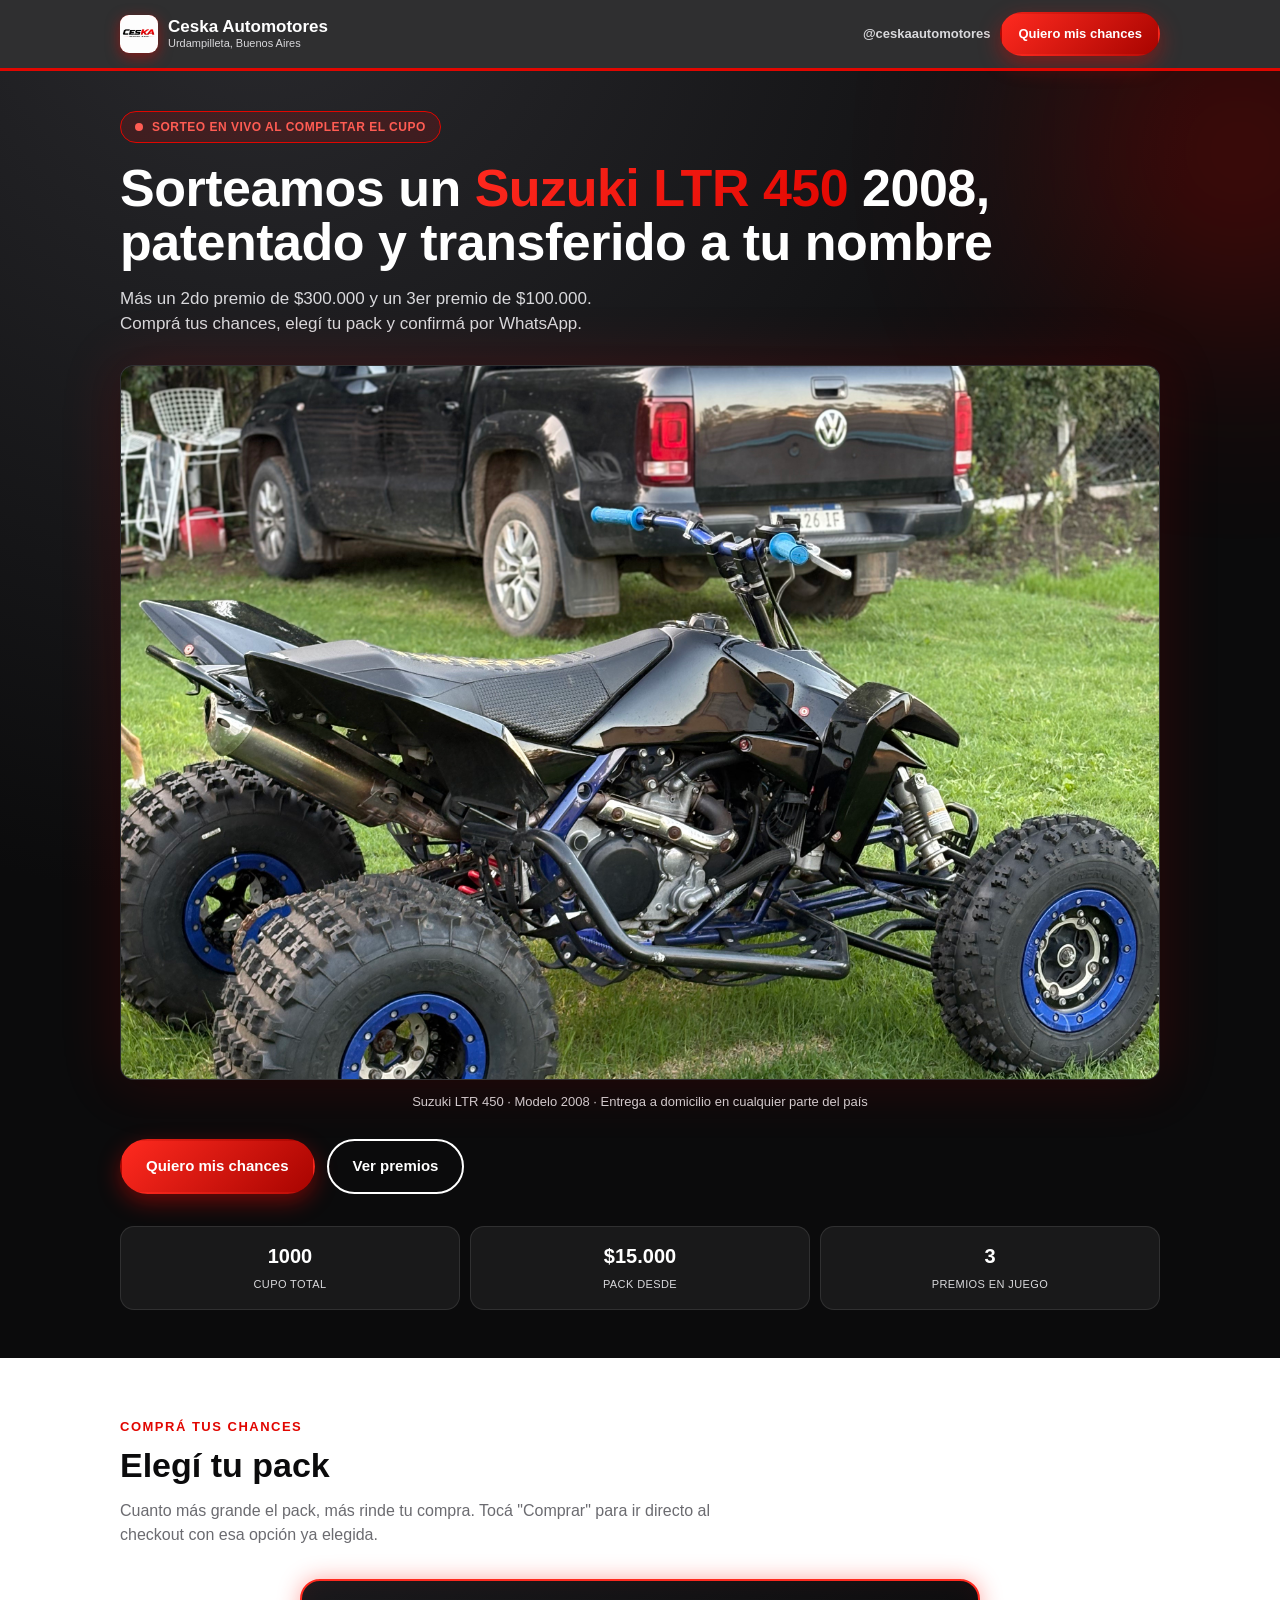
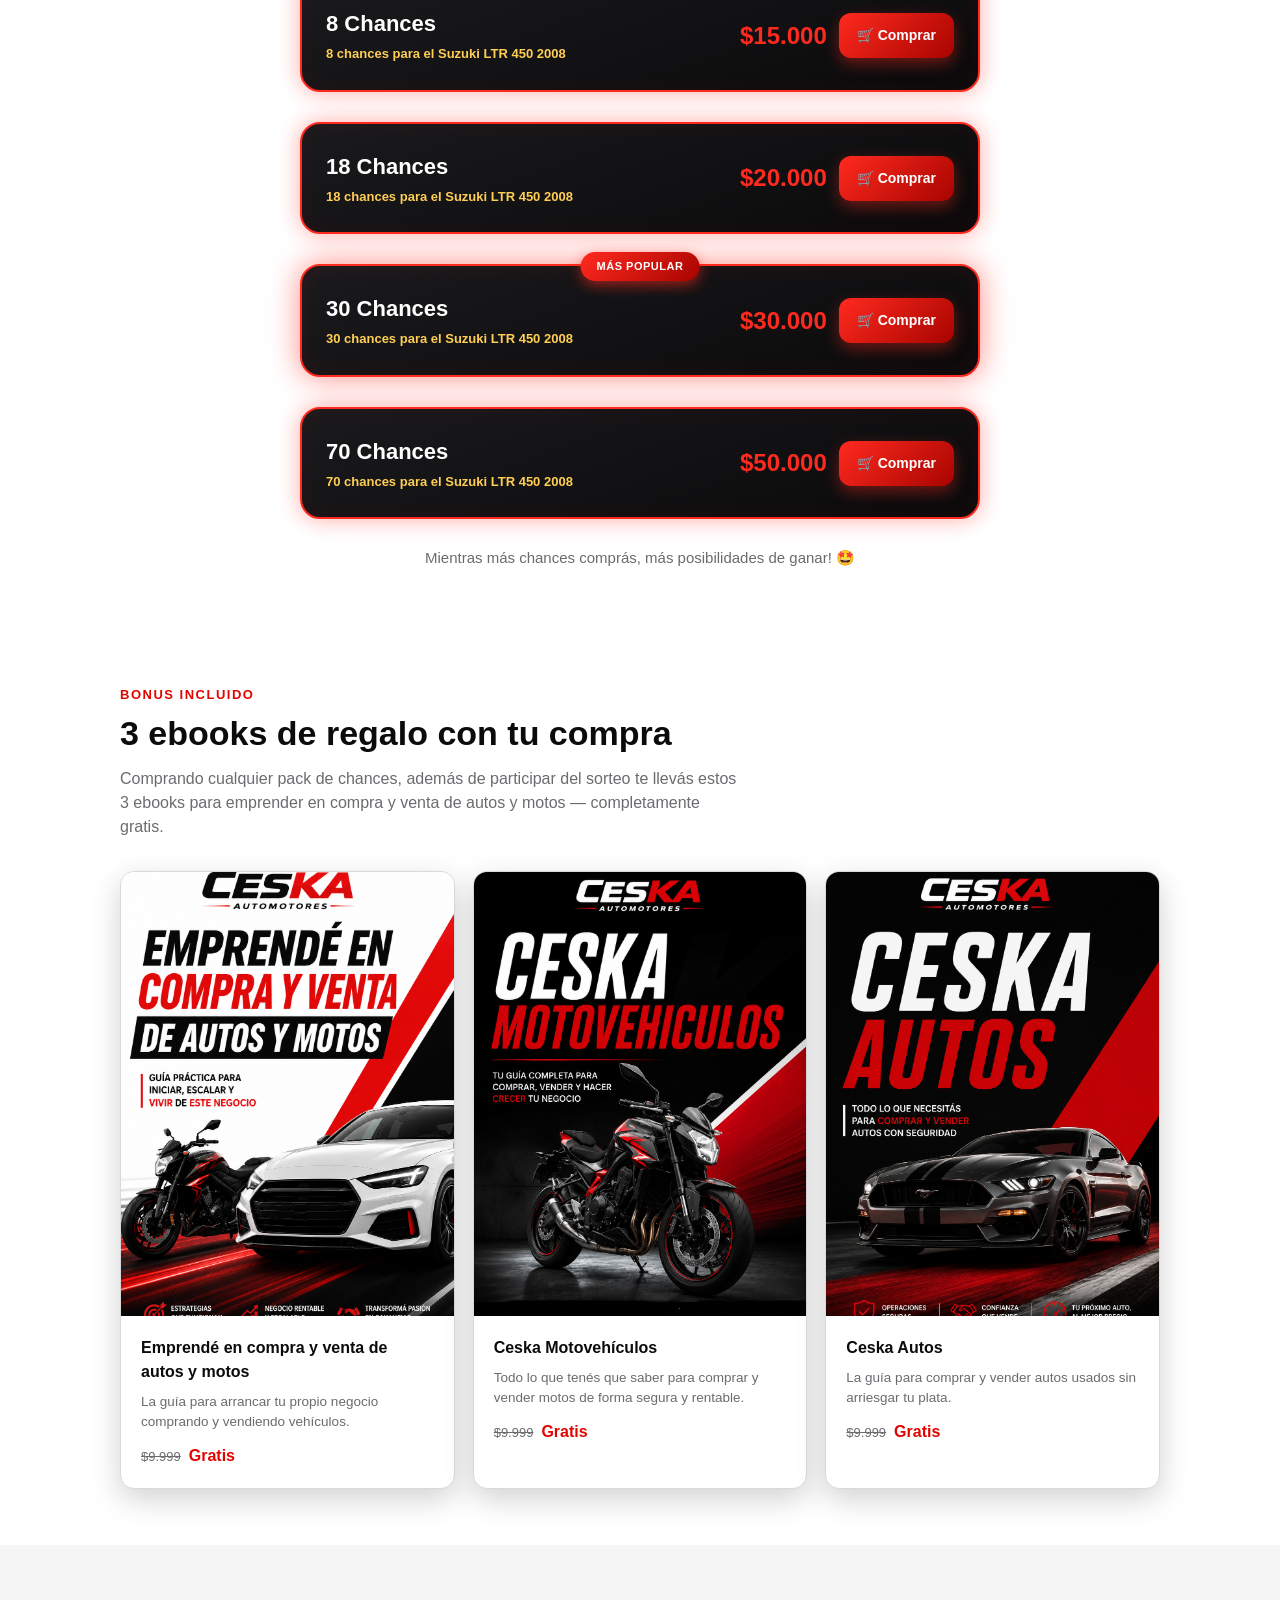
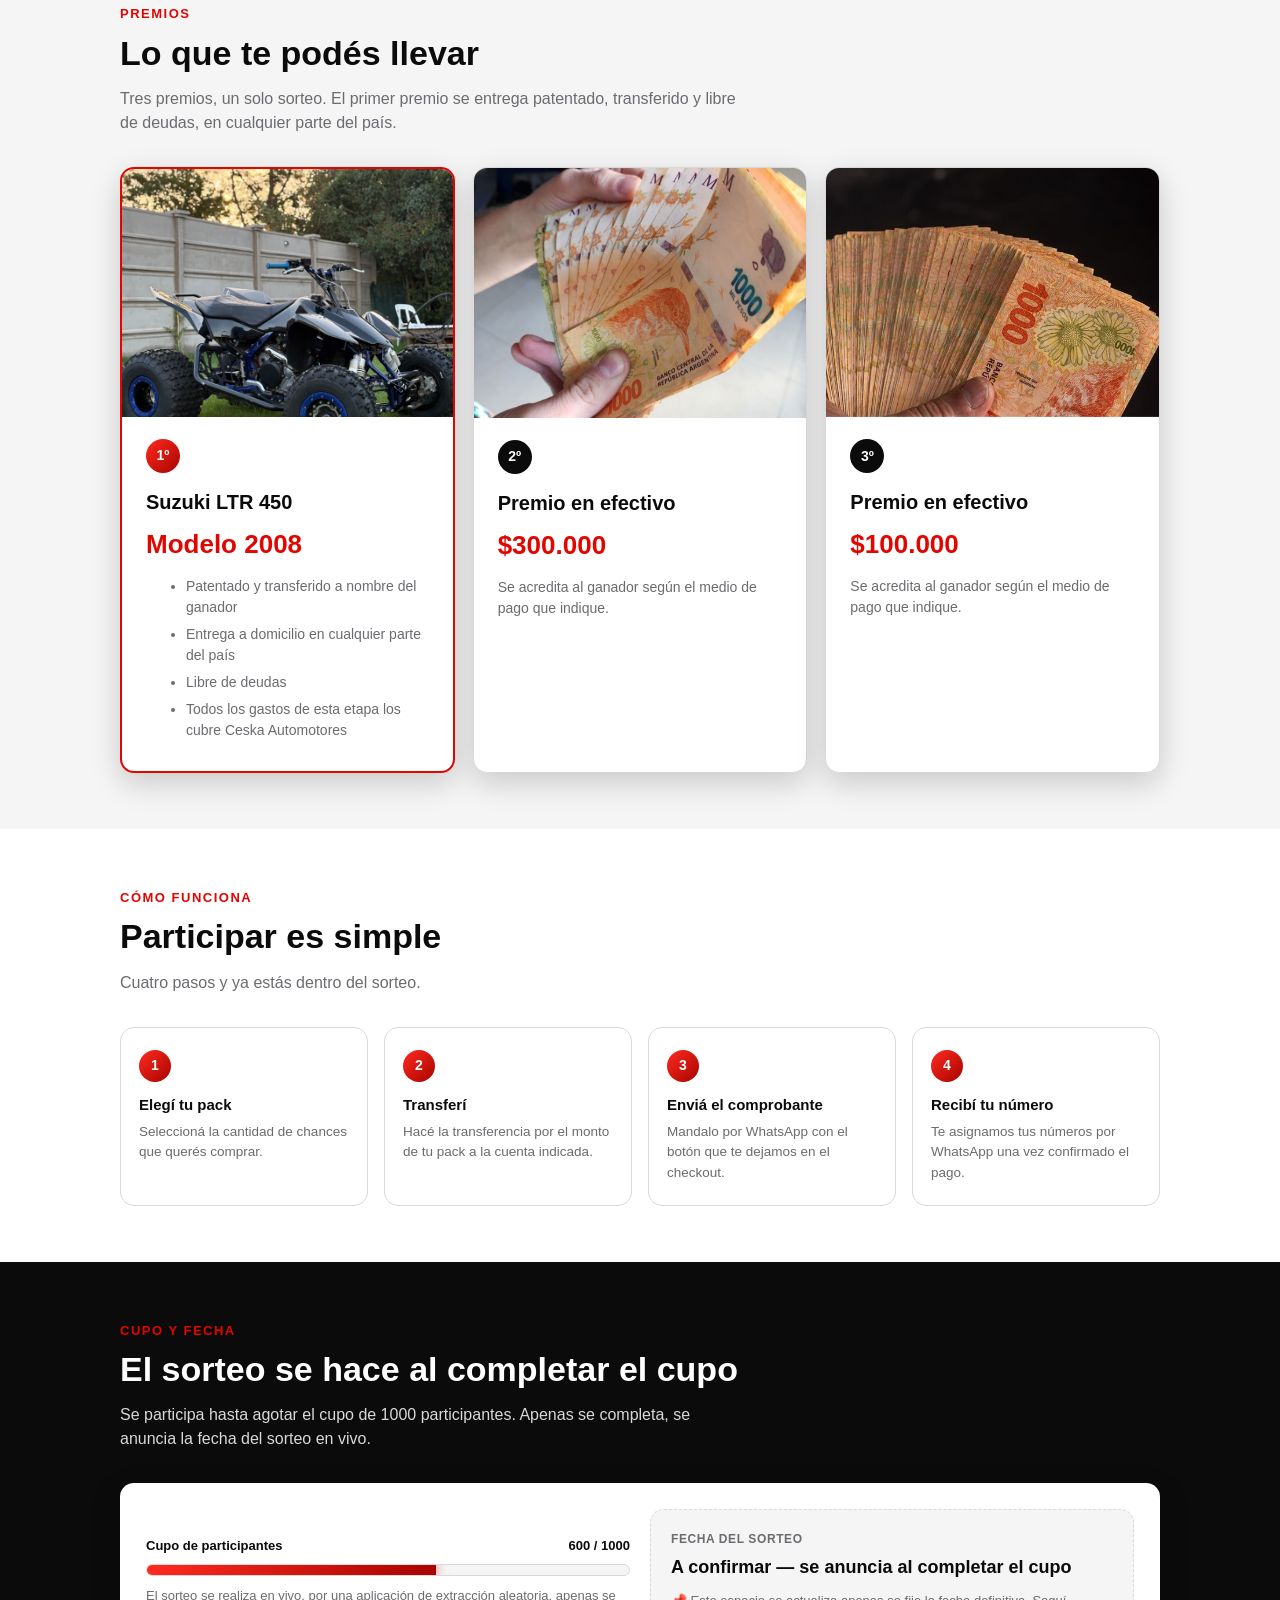
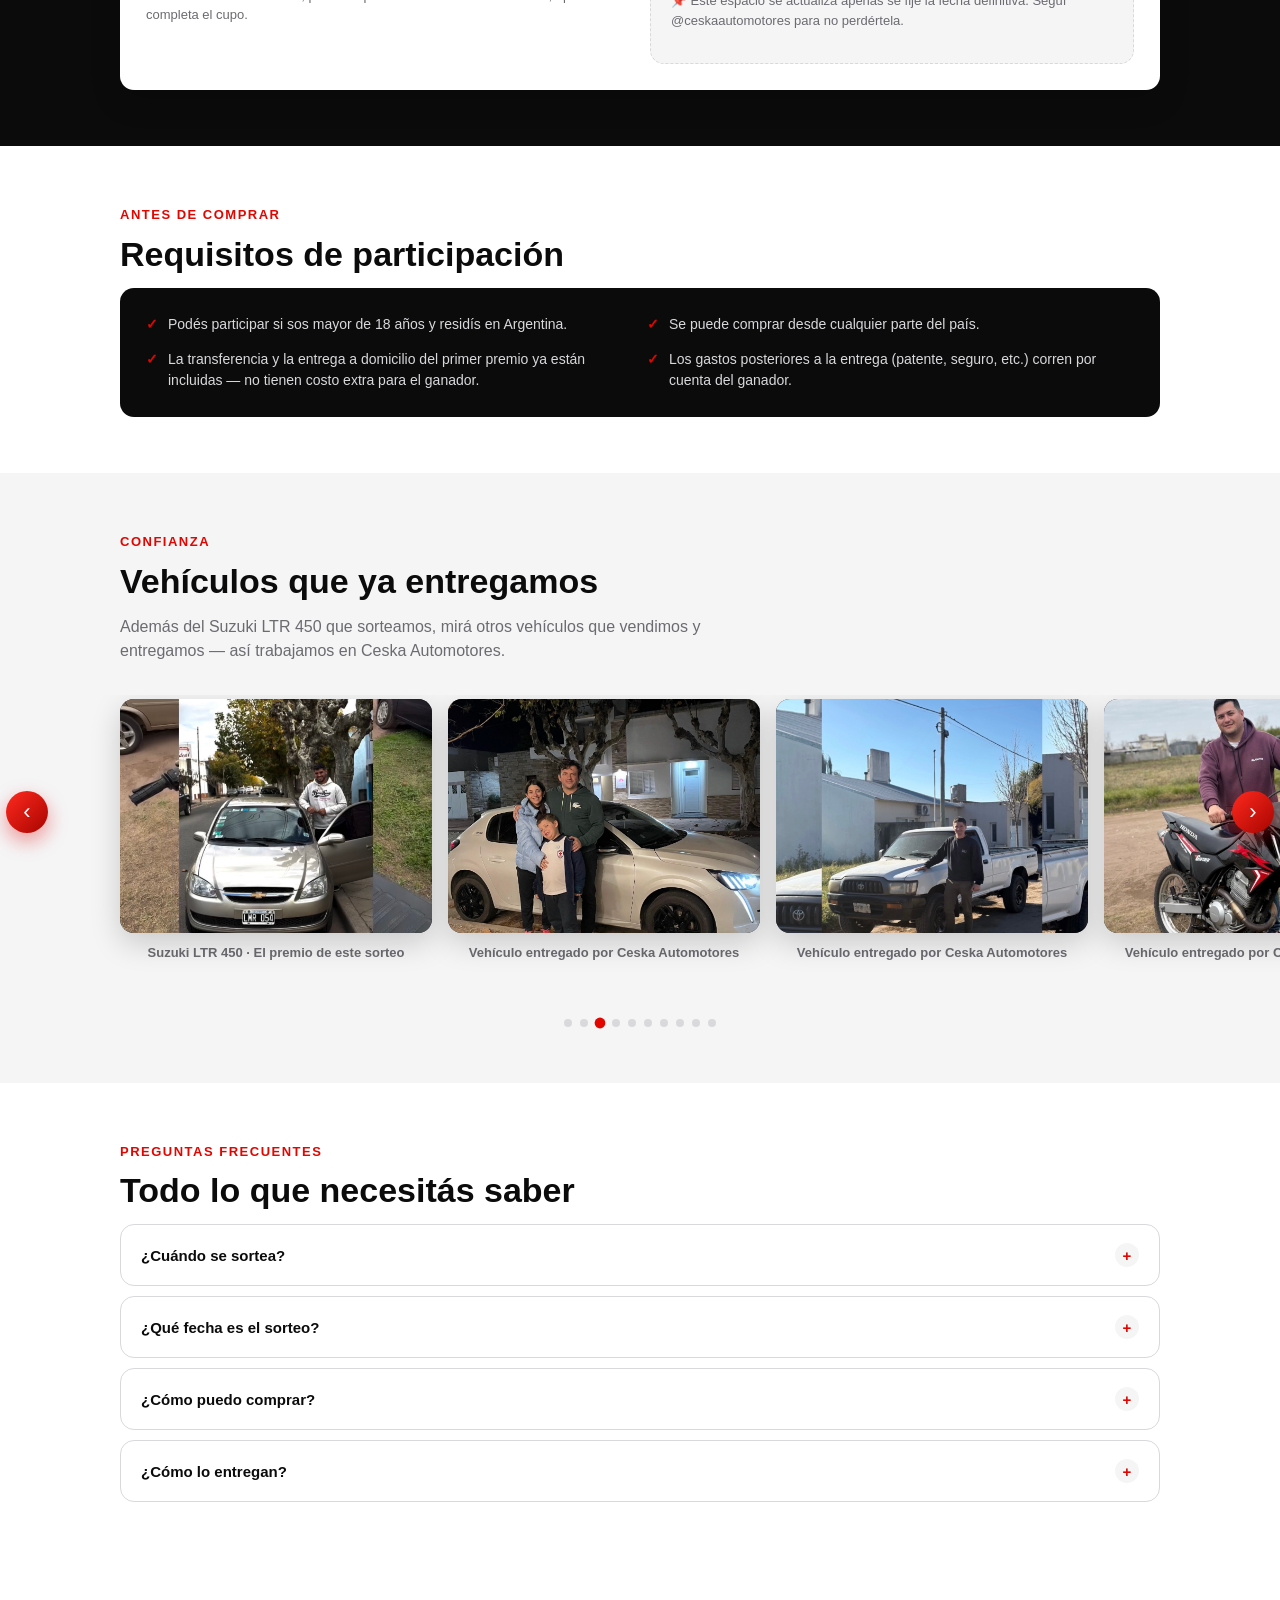
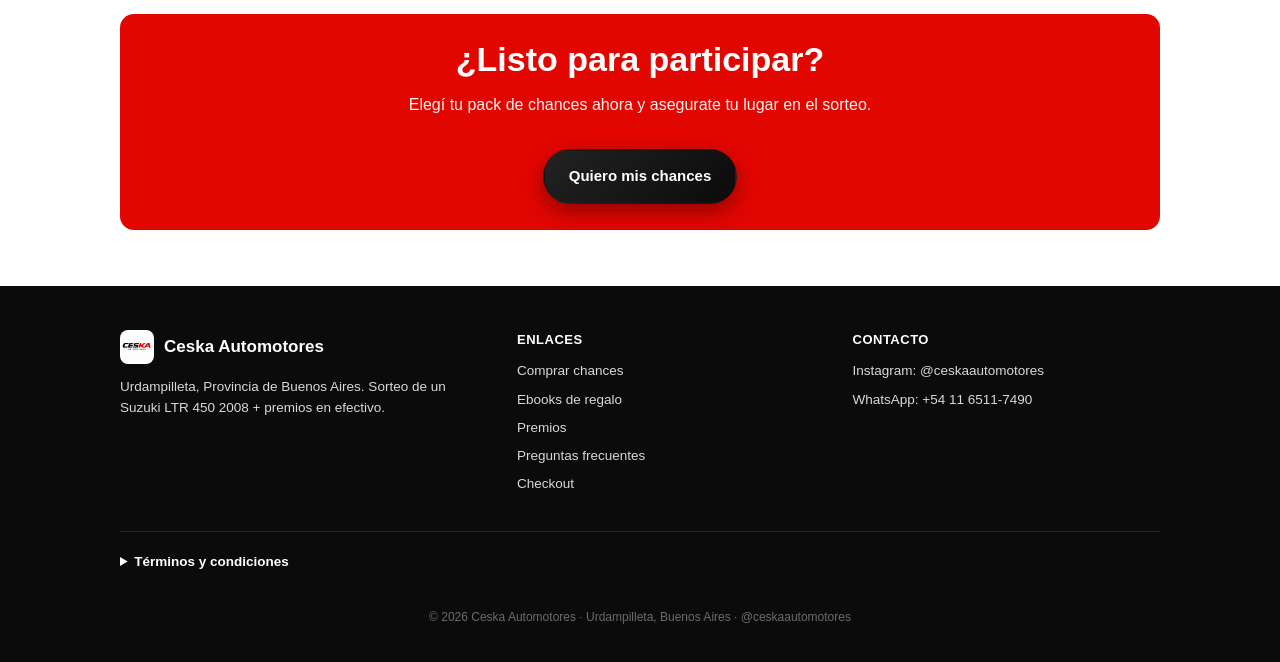
<file: index.html>
<!DOCTYPE html>
<html lang="es-AR">
<head>
<meta charset="UTF-8" />
<meta name="viewport" content="width=device-width, initial-scale=1.0" />
<!-- Meta Pixel Code -->
<script>
!function(f,b,e,v,n,t,s)
{if(f.fbq)return;n=f.fbq=function(){n.callMethod?
n.callMethod.apply(n,arguments):n.queue.push(arguments)};
if(!f._fbq)f._fbq=n;n.push=n;n.loaded=!0;n.version='2.0';
n.queue=[];t=b.createElement(e);t.async=!0;
t.src=v;s=b.getElementsByTagName(e)[0];
s.parentNode.insertBefore(t,s)}(window, document,'script',
'https://connect.facebook.net/en_US/fbevents.js');
fbq('init', '1634297291475892');
fbq('track', 'PageView');
</script>
<noscript><img height="1" width="1" style="display:none"
src="https://www.facebook.com/tr?id=1634297291475892&ev=PageView&noscript=1"
/></noscript>
<!-- End Meta Pixel Code -->
<title>Sorteo Suzuki LTR 450 2008 | Ceska Automotores</title>
<meta name="description" content="Participá del sorteo de un Suzuki LTR 450 2008 patentado + $300.000 + $100.000. Comprá tus chances y confirmá por WhatsApp. Ceska Automotores, Urdampilleta." />
<link rel="icon" type="image/jpeg" href="621186854_17856113073602778_2062998326329247621_n%20(1).jpg" />
<link rel="stylesheet" href="css/style.css" />
</head>
<body>

<header class="site-header">
  <div class="container">
    <a href="index.html" class="brand">
      <span class="brand-mark">
        <img src="621186854_17856113073602778_2062998326329247621_n%20(1).jpg" alt="Ceska Automotores" onerror="this.style.display='none'; this.nextElementSibling.style.display='flex';" />
        <span class="brand-mark-fallback">CA</span>
      </span>
      <span class="brand-name">Ceska Automotores<small>Urdampilleta, Buenos Aires</small></span>
    </a>
    <div class="header-actions">
      <a class="ig-link" href="https://instagram.com/ceskaautomotores" target="_blank" rel="noopener">@ceskaautomotores</a>
      <a class="btn btn-primary header-cta" href="checkout.html">Quiero mis chances</a>
    </div>
  </div>
</header>

<section class="hero">
  <div class="container">
    <span class="hero-badge"><span class="live-dot"></span> Sorteo en vivo al completar el cupo</span>
    <h1 class="hero-title">Sorteamos un <span>Suzuki LTR 450</span> 2008, patentado y transferido a tu nombre</h1>
    <p class="hero-lead">Más un 2do premio de $300.000 y un 3er premio de $100.000. Comprá tus chances, elegí tu pack y confirmá por WhatsApp.</p>

    <div class="media-frame media-hero">
      <img src="IMG_2708%20(2).jpg" alt="Suzuki LTR 450 2008, primer premio del sorteo Ceska Automotores" onerror="this.style.display='none'; this.nextElementSibling.style.display='flex';" />
      <div class="media-placeholder">
        <span class="media-placeholder-icon">🏍️</span>
        <span class="media-placeholder-text"><strong>Suzuki LTR 450 · Modelo 2008</strong>Reemplazá esta imagen subiendo la foto real a img/hero-moto.jpg</span>
      </div>
    </div>
    <div class="hero-media-caption">Suzuki LTR 450 · Modelo 2008 · Entrega a domicilio en cualquier parte del país</div>

    <div class="hero-actions">
      <a href="checkout.html" class="btn btn-primary btn-glow">Quiero mis chances</a>
      <a href="#premios" class="btn btn-outline">Ver premios</a>
    </div>

    <div class="hero-stats">
      <div class="hero-stat"><strong>1000</strong><span>Cupo total</span></div>
      <div class="hero-stat"><strong>$15.000</strong><span>Pack desde</span></div>
      <div class="hero-stat"><strong>3</strong><span>Premios en juego</span></div>
    </div>
  </div>
</section>

<section class="section" id="packs">
  <div class="container">
    <span class="eyebrow">Comprá tus chances</span>
    <h2 class="section-title">Elegí tu pack</h2>
    <p class="section-subtitle">Cuanto más grande el pack, más rinde tu compra. Tocá "Comprar" para ir directo al checkout con esa opción ya elegida.</p>

    <div class="chances-list">
      <a class="chance-card" href="checkout.html?pack=8" data-qty="8" data-price="15000">
        <div class="chance-info">
          <h3 class="chance-title">8 Chances</h3>
          <p class="chance-subtitle">8 chances para el Suzuki LTR 450 2008</p>
        </div>
        <div class="chance-buy">
          <span class="chance-price">$15.000</span>
          <span class="chance-btn">🛒 Comprar</span>
        </div>
      </a>
      <a class="chance-card" href="checkout.html?pack=18" data-qty="18" data-price="20000">
        <div class="chance-info">
          <h3 class="chance-title">18 Chances</h3>
          <p class="chance-subtitle">18 chances para el Suzuki LTR 450 2008</p>
        </div>
        <div class="chance-buy">
          <span class="chance-price">$20.000</span>
          <span class="chance-btn">🛒 Comprar</span>
        </div>
      </a>
      <a class="chance-card is-popular" href="checkout.html?pack=30" data-qty="30" data-price="30000">
        <span class="chance-badge">Más popular</span>
        <div class="chance-info">
          <h3 class="chance-title">30 Chances</h3>
          <p class="chance-subtitle">30 chances para el Suzuki LTR 450 2008</p>
        </div>
        <div class="chance-buy">
          <span class="chance-price">$30.000</span>
          <span class="chance-btn">🛒 Comprar</span>
        </div>
      </a>
      <a class="chance-card" href="checkout.html?pack=70" data-qty="70" data-price="50000">
        <div class="chance-info">
          <h3 class="chance-title">70 Chances</h3>
          <p class="chance-subtitle">70 chances para el Suzuki LTR 450 2008</p>
        </div>
        <div class="chance-buy">
          <span class="chance-price">$50.000</span>
          <span class="chance-btn">🛒 Comprar</span>
        </div>
      </a>
    </div>

    <p class="chances-tagline">Mientras más chances comprás, más posibilidades de ganar! 🤩</p>
  </div>
</section>

<section class="section" id="ebooks">
  <div class="container">
    <span class="eyebrow">Bonus incluido</span>
    <h2 class="section-title">3 ebooks de regalo con tu compra</h2>
    <p class="section-subtitle">Comprando cualquier pack de chances, además de participar del sorteo te llevás estos 3 ebooks para emprender en compra y venta de autos y motos — completamente gratis.</p>

    <div class="bonus-grid">
      <div class="bonus-card">
        <div class="media-frame bonus-media">
          <img src="43903464-4650-4751-9106-6af8840d600a.png" alt="Emprendé en compra y venta de autos y motos" onerror="this.style.display='none'; this.nextElementSibling.style.display='flex';" />
          <div class="media-placeholder">
            <span class="media-placeholder-icon">📘</span>
            <span class="media-placeholder-text">Portada del ebook<br>ebook-1.jpg</span>
          </div>
        </div>
        <div class="bonus-body">
          <h3 class="bonus-title">Emprendé en compra y venta de autos y motos</h3>
          <p class="bonus-desc">La guía para arrancar tu propio negocio comprando y vendiendo vehículos.</p>
          <div class="bonus-price">
            <span class="bonus-price-old">$9.999</span>
            <span class="bonus-price-new">Gratis</span>
          </div>
        </div>
      </div>
      <div class="bonus-card">
        <div class="media-frame bonus-media">
          <img src="Dise%C3%B1o%20sin%20t%C3%ADtulo%20-%202026-07-30T094631.101.png" alt="Ceska Motovehículos" onerror="this.style.display='none'; this.nextElementSibling.style.display='flex';" />
          <div class="media-placeholder">
            <span class="media-placeholder-icon">📗</span>
            <span class="media-placeholder-text">Portada del ebook<br>ebook-2.jpg</span>
          </div>
        </div>
        <div class="bonus-body">
          <h3 class="bonus-title">Ceska Motovehículos</h3>
          <p class="bonus-desc">Todo lo que tenés que saber para comprar y vender motos de forma segura y rentable.</p>
          <div class="bonus-price">
            <span class="bonus-price-old">$9.999</span>
            <span class="bonus-price-new">Gratis</span>
          </div>
        </div>
      </div>
      <div class="bonus-card">
        <div class="media-frame bonus-media">
          <img src="78cfa647-2968-4853-ae40-2735aa1c8ca8.png" alt="Ceska Autos" onerror="this.style.display='none'; this.nextElementSibling.style.display='flex';" />
          <div class="media-placeholder">
            <span class="media-placeholder-icon">📕</span>
            <span class="media-placeholder-text">Portada del ebook<br>ebook-3.jpg</span>
          </div>
        </div>
        <div class="bonus-body">
          <h3 class="bonus-title">Ceska Autos</h3>
          <p class="bonus-desc">La guía para comprar y vender autos usados sin arriesgar tu plata.</p>
          <div class="bonus-price">
            <span class="bonus-price-old">$9.999</span>
            <span class="bonus-price-new">Gratis</span>
          </div>
        </div>
      </div>
    </div>
  </div>
</section>

<section class="section section-alt" id="premios">
  <div class="container">
    <span class="eyebrow">Premios</span>
    <h2 class="section-title">Lo que te podés llevar</h2>
    <p class="section-subtitle">Tres premios, un solo sorteo. El primer premio se entrega patentado, transferido y libre de deudas, en cualquier parte del país.</p>

    <div class="prizes-grid">
      <div class="prize-card is-first">
        <div class="media-frame prize-media">
          <img src="img/IMG_2700.jpg" alt="Suzuki LTR 450 2008" onerror="this.style.display='none'; this.nextElementSibling.style.display='flex';" />
          <div class="media-placeholder">
            <span class="media-placeholder-icon">🏍️</span>
            <span class="media-placeholder-text">Foto de la moto<br>img/premio-1-moto.jpg</span>
          </div>
        </div>
        <div class="prize-card-body">
          <span class="prize-rank">1º</span>
          <h3 class="prize-name">Suzuki LTR 450</h3>
          <p class="prize-value">Modelo 2008</p>
          <ul class="prize-desc">
            <li>Patentado y transferido a nombre del ganador</li>
            <li>Entrega a domicilio en cualquier parte del país</li>
            <li>Libre de deudas</li>
            <li>Todos los gastos de esta etapa los cubre Ceska Automotores</li>
          </ul>
        </div>
      </div>
      <div class="prize-card">
        <div class="media-frame prize-media">
          <img src="1695045530169.jpg" alt="Segundo premio: $300.000" onerror="this.style.display='none'; this.nextElementSibling.style.display='flex';" />
          <div class="media-placeholder">
            <span class="media-placeholder-icon">💵</span>
            <span class="media-placeholder-text">Foto del premio<br>img/premio-2.jpg</span>
          </div>
        </div>
        <div class="prize-card-body">
          <span class="prize-rank">2º</span>
          <h3 class="prize-name">Premio en efectivo</h3>
          <p class="prize-value">$300.000</p>
          <p class="prize-desc">Se acredita al ganador según el medio de pago que indique.</p>
        </div>
      </div>
      <div class="prize-card">
        <div class="media-frame prize-media">
          <img src="plazo-fijo-cuanto-se-obtiene-al-invertir-6000000-con-la-tasa-actual-foto-adobe-stock-VMLQF65AZVHVBDYK3VZGFPSASE.jpg" alt="Tercer premio: $100.000" onerror="this.style.display='none'; this.nextElementSibling.style.display='flex';" />
          <div class="media-placeholder">
            <span class="media-placeholder-icon">💵</span>
            <span class="media-placeholder-text">Foto del premio<br>img/premio-3.jpg</span>
          </div>
        </div>
        <div class="prize-card-body">
          <span class="prize-rank">3º</span>
          <h3 class="prize-name">Premio en efectivo</h3>
          <p class="prize-value">$100.000</p>
          <p class="prize-desc">Se acredita al ganador según el medio de pago que indique.</p>
        </div>
      </div>
    </div>
  </div>
</section>

<section class="section">
  <div class="container">
    <span class="eyebrow">Cómo funciona</span>
    <h2 class="section-title">Participar es simple</h2>
    <p class="section-subtitle">Cuatro pasos y ya estás dentro del sorteo.</p>

    <div class="steps-grid">
      <div class="step-card">
        <div class="step-number">1</div>
        <h3 class="step-title">Elegí tu pack</h3>
        <p class="step-desc">Seleccioná la cantidad de chances que querés comprar.</p>
      </div>
      <div class="step-card">
        <div class="step-number">2</div>
        <h3 class="step-title">Transferí</h3>
        <p class="step-desc">Hacé la transferencia por el monto de tu pack a la cuenta indicada.</p>
      </div>
      <div class="step-card">
        <div class="step-number">3</div>
        <h3 class="step-title">Enviá el comprobante</h3>
        <p class="step-desc">Mandalo por WhatsApp con el botón que te dejamos en el checkout.</p>
      </div>
      <div class="step-card">
        <div class="step-number">4</div>
        <h3 class="step-title">Recibí tu número</h3>
        <p class="step-desc">Te asignamos tus números por WhatsApp una vez confirmado el pago.</p>
      </div>
    </div>
  </div>
</section>

<section class="section section-dark">
  <div class="container">
    <span class="eyebrow">Cupo y fecha</span>
    <h2 class="section-title">El sorteo se hace al completar el cupo</h2>
    <p class="section-subtitle">Se participa hasta agotar el cupo de 1000 participantes. Apenas se completa, se anuncia la fecha del sorteo en vivo.</p>

    <div class="cupo-box">
      <div>
        <div class="cupo-progress-label">
          <span>Cupo de participantes</span>
          <span>600 / 1000</span>
        </div>
        <div class="cupo-bar"><div class="cupo-bar-fill" style="width:60%;"></div></div>
        <p class="cupo-note">El sorteo se realiza en vivo, por una aplicación de extracción aleatoria, apenas se completa el cupo.</p>
      </div>
      <div class="fecha-card">
        <div class="fecha-label">Fecha del sorteo</div>
        <div class="fecha-value">A confirmar — se anuncia al completar el cupo</div>
        <p class="cupo-note" style="margin-top:10px;">📌 Este espacio se actualiza apenas se fije la fecha definitiva. Seguí @ceskaautomotores para no perdértela.</p>
      </div>
    </div>
  </div>
</section>

<section class="section">
  <div class="container">
    <span class="eyebrow">Antes de comprar</span>
    <h2 class="section-title">Requisitos de participación</h2>
    <div class="requisitos-box">
      <ul class="requisitos-list">
        <li>Podés participar si sos mayor de 18 años y residís en Argentina.</li>
        <li>Se puede comprar desde cualquier parte del país.</li>
        <li>La transferencia y la entrega a domicilio del primer premio ya están incluidas — no tienen costo extra para el ganador.</li>
        <li>Los gastos posteriores a la entrega (patente, seguro, etc.) corren por cuenta del ganador.</li>
      </ul>
    </div>
  </div>
</section>

<section class="section section-alt" id="galeria">
  <div class="container">
    <span class="eyebrow">Confianza</span>
    <h2 class="section-title">Vehículos que ya entregamos</h2>
    <p class="section-subtitle">Además del Suzuki LTR 450 que sorteamos, mirá otros vehículos que vendimos y entregamos — así trabajamos en Ceska Automotores.</p>
  </div>

  <div class="carousel-wrap">
    <button class="carousel-arrow carousel-prev" type="button" aria-label="Foto anterior">‹</button>

    <div class="carousel-track" id="carouselTrack">
      <div class="carousel-slide">
        <div class="media-frame">
          <img src="img/galeria-1.jpg" alt="Suzuki LTR 450, el premio de este sorteo" onerror="this.style.display='none'; this.nextElementSibling.style.display='flex';" />
          <div class="media-placeholder">
            <span class="media-placeholder-icon">🏍️</span>
            <span class="media-placeholder-text">img/galeria-1.jpg</span>
          </div>
        </div>
        <p class="carousel-caption">Suzuki LTR 450 · El premio de este sorteo</p>
      </div>
      <div class="carousel-slide">
        <div class="media-frame">
          <img src="img/galeria-2.jpg" alt="Vehículo entregado por Ceska Automotores" onerror="this.style.display='none'; this.nextElementSibling.style.display='flex';" />
          <div class="media-placeholder">
            <span class="media-placeholder-icon">🚗</span>
            <span class="media-placeholder-text">img/galeria-2.jpg</span>
          </div>
        </div>
        <p class="carousel-caption">Vehículo entregado por Ceska Automotores</p>
      </div>
      <div class="carousel-slide">
        <div class="media-frame">
          <img src="img/galeria-3.jpg" alt="Vehículo entregado por Ceska Automotores" onerror="this.style.display='none'; this.nextElementSibling.style.display='flex';" />
          <div class="media-placeholder">
            <span class="media-placeholder-icon">🚙</span>
            <span class="media-placeholder-text">img/galeria-3.jpg</span>
          </div>
        </div>
        <p class="carousel-caption">Vehículo entregado por Ceska Automotores</p>
      </div>
      <div class="carousel-slide">
        <div class="media-frame">
          <img src="img/galeria-4.jpg" alt="Vehículo entregado por Ceska Automotores" onerror="this.style.display='none'; this.nextElementSibling.style.display='flex';" />
          <div class="media-placeholder">
            <span class="media-placeholder-icon">🏍️</span>
            <span class="media-placeholder-text">img/galeria-4.jpg</span>
          </div>
        </div>
        <p class="carousel-caption">Vehículo entregado por Ceska Automotores</p>
      </div>
      <div class="carousel-slide">
        <div class="media-frame">
          <img src="img/galeria-5.jpg" alt="Vehículo entregado por Ceska Automotores" onerror="this.style.display='none'; this.nextElementSibling.style.display='flex';" />
          <div class="media-placeholder">
            <span class="media-placeholder-icon">🚗</span>
            <span class="media-placeholder-text">img/galeria-5.jpg</span>
          </div>
        </div>
        <p class="carousel-caption">Vehículo entregado por Ceska Automotores</p>
      </div>
      <div class="carousel-slide">
        <div class="media-frame">
          <img src="img/galeria-6.jpg" alt="Vehículo entregado por Ceska Automotores" onerror="this.style.display='none'; this.nextElementSibling.style.display='flex';" />
          <div class="media-placeholder">
            <span class="media-placeholder-icon">🚙</span>
            <span class="media-placeholder-text">img/galeria-6.jpg</span>
          </div>
        </div>
        <p class="carousel-caption">Vehículo entregado por Ceska Automotores</p>
      </div>
      <div class="carousel-slide">
        <div class="media-frame">
          <img src="img/galeria-7.jpg" alt="Vehículo entregado por Ceska Automotores" onerror="this.style.display='none'; this.nextElementSibling.style.display='flex';" />
          <div class="media-placeholder">
            <span class="media-placeholder-icon">🏍️</span>
            <span class="media-placeholder-text">img/galeria-7.jpg</span>
          </div>
        </div>
        <p class="carousel-caption">Vehículo entregado por Ceska Automotores</p>
      </div>
      <div class="carousel-slide">
        <div class="media-frame">
          <img src="img/galeria-8.jpg" alt="Vehículo entregado por Ceska Automotores" onerror="this.style.display='none'; this.nextElementSibling.style.display='flex';" />
          <div class="media-placeholder">
            <span class="media-placeholder-icon">🚗</span>
            <span class="media-placeholder-text">img/galeria-8.jpg</span>
          </div>
        </div>
        <p class="carousel-caption">Vehículo entregado por Ceska Automotores</p>
      </div>
      <div class="carousel-slide">
        <div class="media-frame">
          <img src="img/galeria-9.jpg" alt="Vehículo entregado por Ceska Automotores" onerror="this.style.display='none'; this.nextElementSibling.style.display='flex';" />
          <div class="media-placeholder">
            <span class="media-placeholder-icon">🚙</span>
            <span class="media-placeholder-text">img/galeria-9.jpg</span>
          </div>
        </div>
        <p class="carousel-caption">Vehículo entregado por Ceska Automotores</p>
      </div>
      <div class="carousel-slide">
        <div class="media-frame">
          <img src="img/galeria-10.jpg" alt="@ceskaautomotores" onerror="this.style.display='none'; this.nextElementSibling.style.display='flex';" />
          <div class="media-placeholder">
            <span class="media-placeholder-icon">📸</span>
            <span class="media-placeholder-text">img/galeria-10.jpg</span>
          </div>
        </div>
        <p class="carousel-caption">Seguinos en @ceskaautomotores para ver más entregas</p>
      </div>
    </div>

    <button class="carousel-arrow carousel-next" type="button" aria-label="Foto siguiente">›</button>
  </div>

  <div class="carousel-dots" id="carouselDots"></div>
</section>

<section class="section" id="faq">
  <div class="container">
    <span class="eyebrow">Preguntas frecuentes</span>
    <h2 class="section-title">Todo lo que necesitás saber</h2>

    <div class="faq-list">
      <div class="faq-item">
        <button class="faq-question" type="button" aria-expanded="false">
          ¿Cuándo se sortea?
          <span class="icon">+</span>
        </button>
        <div class="faq-answer">
          <p>El sorteo se realiza apenas se completa el cupo de 1000 participantes. Se hace en vivo, con una aplicación de extracción aleatoria.</p>
        </div>
      </div>
      <div class="faq-item">
        <button class="faq-question" type="button" aria-expanded="false">
          ¿Qué fecha es el sorteo?
          <span class="icon">+</span>
        </button>
        <div class="faq-answer">
          <p>La fecha se anuncia oficialmente en cuanto se completa el cupo. Vas a verla actualizada en la sección "Cupo y fecha" de esta página y en @ceskaautomotores.</p>
        </div>
      </div>
      <div class="faq-item">
        <button class="faq-question" type="button" aria-expanded="false">
          ¿Cómo puedo comprar?
          <span class="icon">+</span>
        </button>
        <div class="faq-answer">
          <p>Elegís tu pack de chances, hacés la transferencia con los datos que te mostramos en el checkout, y enviás el comprobante por WhatsApp. Tus números se asignan una vez confirmado el pago.</p>
        </div>
      </div>
      <div class="faq-item">
        <button class="faq-question" type="button" aria-expanded="false">
          ¿Cómo lo entregan?
          <span class="icon">+</span>
        </button>
        <div class="faq-answer">
          <p>El Suzuki LTR 450 se entrega patentado, transferido a nombre del ganador y libre de deudas, a domicilio en cualquier parte del país. Todos los gastos de esta etapa los cubre Ceska Automotores.</p>
        </div>
      </div>
    </div>
  </div>
</section>

<section class="section">
  <div class="container">
    <div class="requisitos-box" style="background: var(--red); text-align:center;">
      <h2 class="section-title" style="color:#fff;">¿Listo para participar?</h2>
      <p class="section-subtitle" style="color:#fff2f2; margin-left:auto; margin-right:auto;">Elegí tu pack de chances ahora y asegurate tu lugar en el sorteo.</p>
      <a href="checkout.html" class="btn btn-dark">Quiero mis chances</a>
    </div>
  </div>
</section>

<footer class="site-footer">
  <div class="container">
    <div class="footer-grid">
      <div>
        <div class="footer-brand-row">
          <span class="footer-logo">
            <img src="621186854_17856113073602778_2062998326329247621_n%20(1).jpg" alt="Ceska Automotores" onerror="this.style.display='none'; this.nextElementSibling.style.display='flex';" />
            <span class="footer-logo-fallback">CA</span>
          </span>
          <div class="footer-brand">Ceska Automotores</div>
        </div>
        <p>Urdampilleta, Provincia de Buenos Aires. Sorteo de un Suzuki LTR 450 2008 + premios en efectivo.</p>
      </div>
      <div class="footer-col">
        <h4>Enlaces</h4>
        <a href="#packs">Comprar chances</a>
        <a href="#ebooks">Ebooks de regalo</a>
        <a href="#premios">Premios</a>
        <a href="#faq">Preguntas frecuentes</a>
        <a href="checkout.html">Checkout</a>
      </div>
      <div class="footer-col">
        <h4>Contacto</h4>
        <a href="https://instagram.com/ceskaautomotores" target="_blank" rel="noopener">Instagram: @ceskaautomotores</a>
        <a href="https://wa.me/541165117490" target="_blank" rel="noopener">WhatsApp: +54 11 6511-7490</a>
      </div>
    </div>

    <details class="footer-legal">
      <summary>Términos y condiciones</summary>
      <ol>
        <li>Participan quienes compren al menos una chance a través de los canales oficiales de Ceska Automotores.</li>
        <li>El cupo total es de 1000 participantes. El sorteo se realiza al completarse el cupo.</li>
        <li>El sorteo se realiza en vivo, mediante una aplicación de extracción aleatoria, y la fecha se anuncia al completar el cupo.</li>
        <li>La compra de chances se confirma únicamente al recibir el comprobante de transferencia por WhatsApp. Los números se asignan luego de esa confirmación.</li>
        <li>El primer premio (Suzuki LTR 450, modelo 2008) se entrega patentado, transferido a nombre del ganador y libre de deudas, a domicilio en cualquier parte del país. Los gastos de transferencia y entrega corren por cuenta de Ceska Automotores.</li>
        <li>Los gastos posteriores a la entrega del primer premio (patente, seguro, etc.) corren por cuenta del ganador.</li>
        <li>El segundo y tercer premio consisten en $300.000 y $100.000 respectivamente, a acreditar al ganador.</li>
        <li>Pueden participar personas mayores de 18 años, residentes en Argentina, desde cualquier punto del país.</li>
        <li>Ceska Automotores se reserva el derecho de modificar la fecha del sorteo, informando los cambios por sus canales oficiales.</li>
      </ol>
    </details>

    <p class="footer-bottom">© 2026 Ceska Automotores · Urdampilleta, Buenos Aires · @ceskaautomotores</p>
  </div>
</footer>

<div class="sticky-cta">
  <a href="checkout.html" class="btn btn-primary">Quiero mis chances</a>
</div>

<script src="js/main.js"></script>
</body>
</html>
</file>
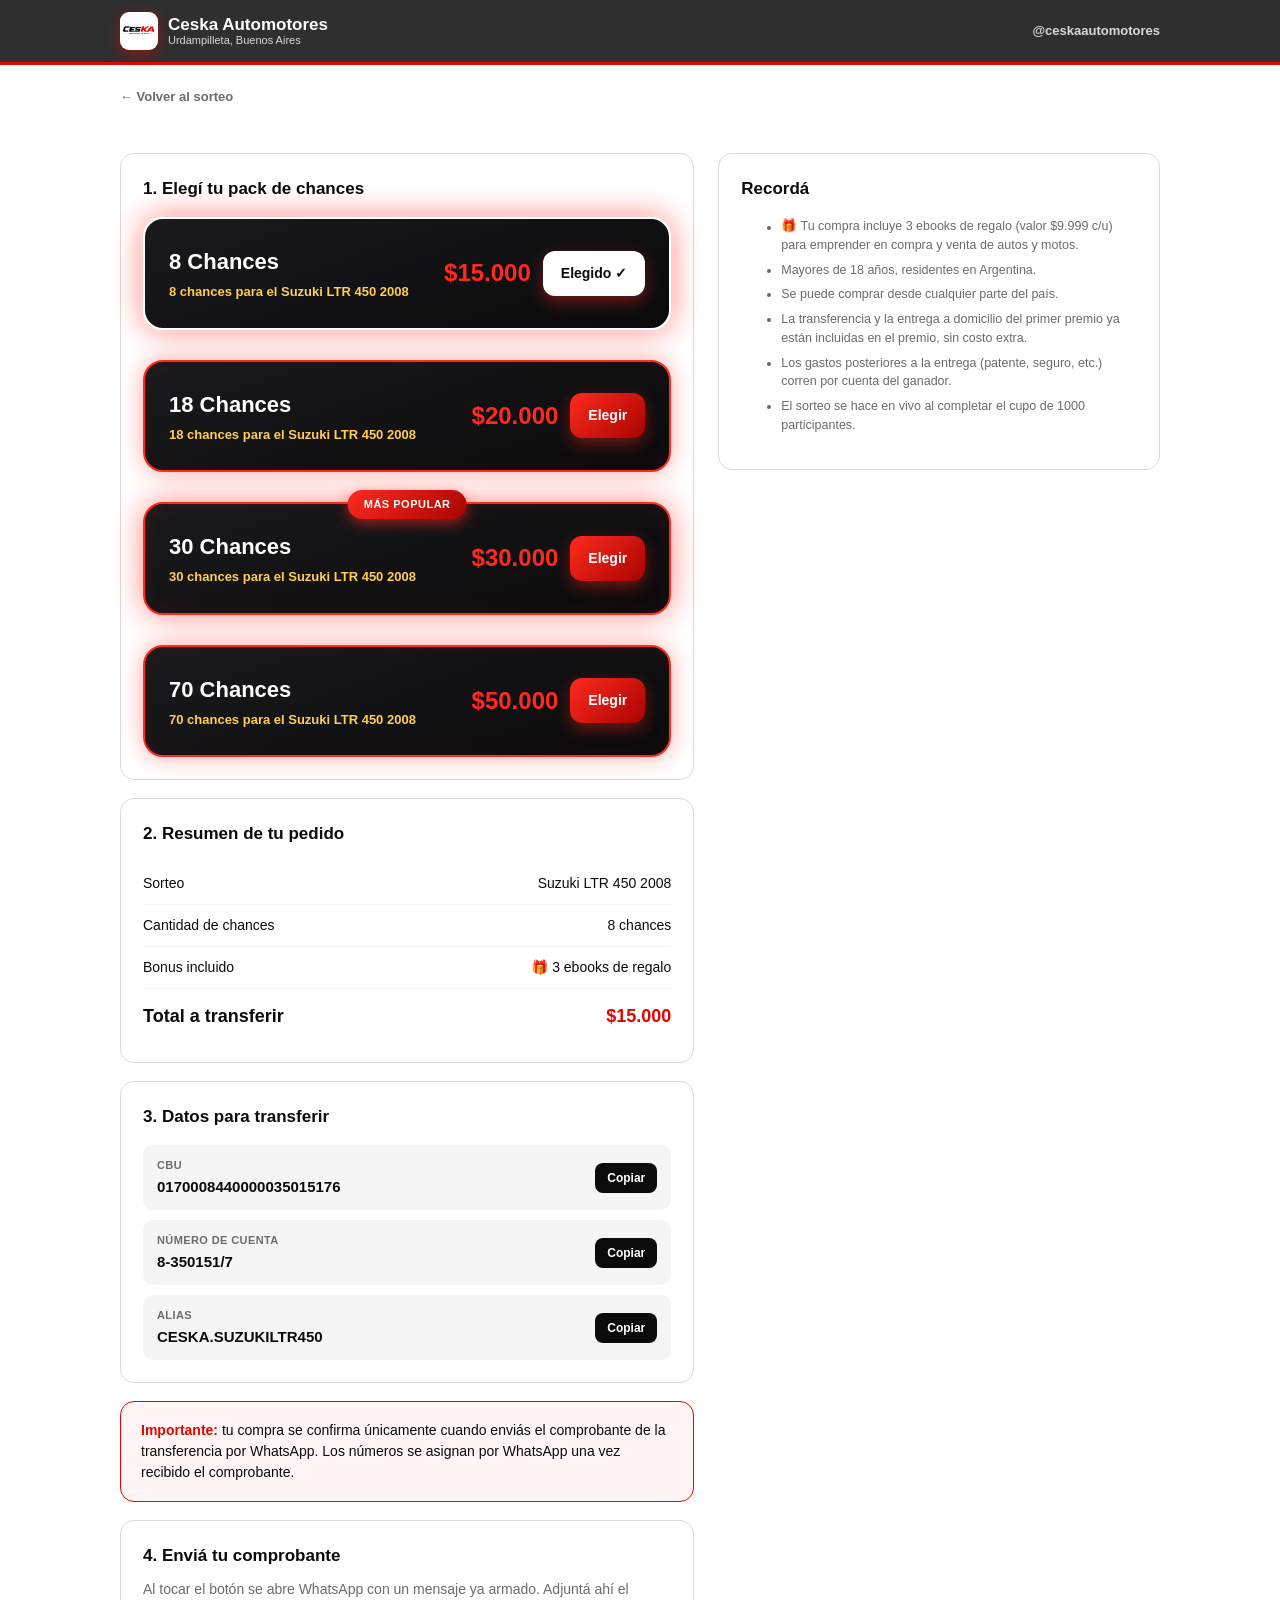
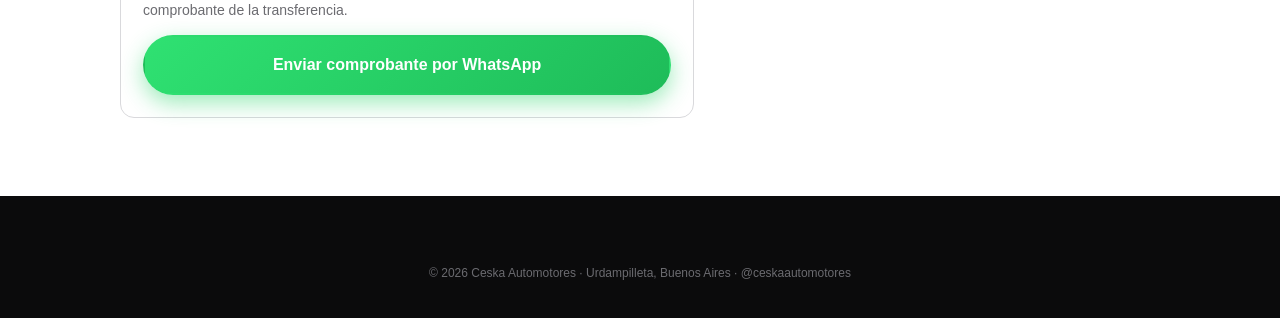
<file: checkout.html>
<!DOCTYPE html>
<html lang="es-AR">
<head>
<meta charset="UTF-8" />
<meta name="viewport" content="width=device-width, initial-scale=1.0" />
<!-- Meta Pixel Code -->
<script>
!function(f,b,e,v,n,t,s)
{if(f.fbq)return;n=f.fbq=function(){n.callMethod?
n.callMethod.apply(n,arguments):n.queue.push(arguments)};
if(!f._fbq)f._fbq=n;n.push=n;n.loaded=!0;n.version='2.0';
n.queue=[];t=b.createElement(e);t.async=!0;
t.src=v;s=b.getElementsByTagName(e)[0];
s.parentNode.insertBefore(t,s)}(window, document,'script',
'https://connect.facebook.net/en_US/fbevents.js');
fbq('init', '1634297291475892');
fbq('track', 'PageView');
</script>
<noscript><img height="1" width="1" style="display:none"
src="https://www.facebook.com/tr?id=1634297291475892&ev=PageView&noscript=1"
/></noscript>
<!-- End Meta Pixel Code -->
<title>Comprar chances | Sorteo Suzuki LTR 450 | Ceska Automotores</title>
<meta name="description" content="Elegí tu pack de chances, mirá los datos de transferencia y confirmá tu compra por WhatsApp." />
<link rel="icon" type="image/jpeg" href="621186854_17856113073602778_2062998326329247621_n%20(1).jpg" />
<link rel="stylesheet" href="css/style.css" />
</head>
<body>

<header class="site-header">
  <div class="container">
    <a href="index.html" class="brand">
      <span class="brand-mark">
        <img src="621186854_17856113073602778_2062998326329247621_n%20(1).jpg" alt="Ceska Automotores" onerror="this.style.display='none'; this.nextElementSibling.style.display='flex';" />
        <span class="brand-mark-fallback">CA</span>
      </span>
      <span class="brand-name">Ceska Automotores<small>Urdampilleta, Buenos Aires</small></span>
    </a>
    <div class="header-actions">
      <a class="ig-link" href="https://instagram.com/ceskaautomotores" target="_blank" rel="noopener">@ceskaautomotores</a>
    </div>
  </div>
</header>

<div class="container">
  <a href="index.html" class="checkout-back" style="margin-top:22px;">← Volver al sorteo</a>

  <div class="checkout-shell">
    <div>
      <div class="checkout-card">
        <h2>1. Elegí tu pack de chances</h2>
        <div class="chances-list" id="packGrid">
          <button class="chance-card pack-option" type="button" data-qty="8" data-price="15000">
            <div class="chance-info">
              <h3 class="chance-title">8 Chances</h3>
              <p class="chance-subtitle">8 chances para el Suzuki LTR 450 2008</p>
            </div>
            <div class="chance-buy">
              <span class="chance-price">$15.000</span>
              <span class="chance-select">Elegir</span>
            </div>
          </button>
          <button class="chance-card pack-option" type="button" data-qty="18" data-price="20000">
            <div class="chance-info">
              <h3 class="chance-title">18 Chances</h3>
              <p class="chance-subtitle">18 chances para el Suzuki LTR 450 2008</p>
            </div>
            <div class="chance-buy">
              <span class="chance-price">$20.000</span>
              <span class="chance-select">Elegir</span>
            </div>
          </button>
          <button class="chance-card pack-option is-popular" type="button" data-qty="30" data-price="30000">
            <span class="chance-badge">Más popular</span>
            <div class="chance-info">
              <h3 class="chance-title">30 Chances</h3>
              <p class="chance-subtitle">30 chances para el Suzuki LTR 450 2008</p>
            </div>
            <div class="chance-buy">
              <span class="chance-price">$30.000</span>
              <span class="chance-select">Elegir</span>
            </div>
          </button>
          <button class="chance-card pack-option" type="button" data-qty="70" data-price="50000">
            <div class="chance-info">
              <h3 class="chance-title">70 Chances</h3>
              <p class="chance-subtitle">70 chances para el Suzuki LTR 450 2008</p>
            </div>
            <div class="chance-buy">
              <span class="chance-price">$50.000</span>
              <span class="chance-select">Elegir</span>
            </div>
          </button>
        </div>
      </div>

      <div class="checkout-card">
        <h2>2. Resumen de tu pedido</h2>
        <div class="order-summary-row">
          <span>Sorteo</span>
          <span>Suzuki LTR 450 2008</span>
        </div>
        <div class="order-summary-row">
          <span>Cantidad de chances</span>
          <span id="summaryQty">—</span>
        </div>
        <div class="order-summary-row">
          <span>Bonus incluido</span>
          <span>🎁 3 ebooks de regalo</span>
        </div>
        <div class="order-summary-row total">
          <span>Total a transferir</span>
          <span id="summaryTotal">—</span>
        </div>
      </div>

      <div class="checkout-card">
        <h2>3. Datos para transferir</h2>
        <div class="payment-data">
          <div class="payment-field">
            <div>
              <div class="payment-field-label">CBU</div>
              <div class="payment-field-value">0170008440000035015176</div>
            </div>
            <button class="copy-btn" type="button" data-copy="0170008440000035015176">Copiar</button>
          </div>
          <div class="payment-field">
            <div>
              <div class="payment-field-label">Número de cuenta</div>
              <div class="payment-field-value">8-350151/7</div>
            </div>
            <button class="copy-btn" type="button" data-copy="8-350151/7">Copiar</button>
          </div>
          <div class="payment-field">
            <div>
              <div class="payment-field-label">Alias</div>
              <div class="payment-field-value">CESKA.SUZUKILTR450</div>
            </div>
            <button class="copy-btn" type="button" data-copy="CESKA.SUZUKILTR450">Copiar</button>
          </div>
        </div>
      </div>

      <div class="alert-box">
        <strong>Importante:</strong> tu compra se confirma únicamente cuando enviás el comprobante de la transferencia por WhatsApp. Los números se asignan por WhatsApp una vez recibido el comprobante.
      </div>

      <div class="checkout-card">
        <h2>4. Enviá tu comprobante</h2>
        <p style="font-size:14px; color:var(--gray-600); margin-top:-6px;">Al tocar el botón se abre WhatsApp con un mensaje ya armado. Adjuntá ahí el comprobante de la transferencia.</p>
        <a href="#" id="whatsappBtn" class="btn btn-whatsapp" target="_blank" rel="noopener">
          Enviar comprobante por WhatsApp
        </a>
      </div>
    </div>

    <aside class="checkout-side">
      <div class="checkout-card">
        <h2>Recordá</h2>
        <ul class="mini-requisitos">
          <li>🎁 Tu compra incluye 3 ebooks de regalo (valor $9.999 c/u) para emprender en compra y venta de autos y motos.</li>
          <li>Mayores de 18 años, residentes en Argentina.</li>
          <li>Se puede comprar desde cualquier parte del país.</li>
          <li>La transferencia y la entrega a domicilio del primer premio ya están incluidas en el premio, sin costo extra.</li>
          <li>Los gastos posteriores a la entrega (patente, seguro, etc.) corren por cuenta del ganador.</li>
          <li>El sorteo se hace en vivo al completar el cupo de 1000 participantes.</li>
        </ul>
      </div>
    </aside>
  </div>
</div>

<footer class="site-footer">
  <div class="container">
    <p class="footer-bottom">© 2026 Ceska Automotores · Urdampilleta, Buenos Aires · @ceskaautomotores</p>
  </div>
</footer>

<script src="js/checkout.js"></script>
</body>
</html>
</file>
<file: css/style.css>
/* ==========================================================================
   Ceska Automotores — Sorteo Suzuki LTR 450
   Paleta: negro / rojo / blanco — mobile-first
   ========================================================================== */

:root {
  --black: #0b0b0c;
  --black-soft: #17171a;
  --red: #e10600;
  --red-bright: #ff2a1f;
  --red-dark: #a80400;
  --white: #ffffff;
  --gray-100: #f5f5f6;
  --gray-300: #d9d9dc;
  --gray-600: #6b6b70;
  --radius: 14px;
  --shadow: 0 10px 30px rgba(0, 0, 0, 0.18);
  --max-width: 1080px;
  --font: "Segoe UI", Roboto, Helvetica, Arial, sans-serif;
}

* {
  box-sizing: border-box;
}

html {
  scroll-behavior: smooth;
}

body {
  margin: 0;
  font-family: var(--font);
  background: var(--white);
  color: var(--black);
  line-height: 1.5;
  -webkit-font-smoothing: antialiased;
}

img {
  max-width: 100%;
  display: block;
}

a {
  color: inherit;
}

.container {
  width: 100%;
  max-width: var(--max-width);
  margin: 0 auto;
  padding: 0 20px;
}

.section {
  padding: 56px 0;
}

.section-alt {
  background: var(--gray-100);
}

.section-dark {
  background: var(--black);
  color: var(--white);
}

.eyebrow {
  display: inline-block;
  font-size: 13px;
  font-weight: 700;
  letter-spacing: 1.5px;
  text-transform: uppercase;
  color: var(--red);
  margin-bottom: 10px;
}

.section-title {
  font-size: clamp(24px, 5vw, 34px);
  font-weight: 800;
  margin: 0 0 14px;
  line-height: 1.15;
}

.section-subtitle {
  font-size: 16px;
  color: var(--gray-600);
  margin: 0 0 32px;
  max-width: 620px;
}

.section-dark .section-subtitle {
  color: var(--gray-300);
}

/* ---------- Media frames (fotos + placeholder) ---------- */

.media-frame {
  position: relative;
  width: 100%;
  aspect-ratio: 4 / 3;
  overflow: hidden;
  background: linear-gradient(135deg, #1c1c1f, #0d0d0e);
  display: block;
}

.media-frame img {
  width: 100%;
  height: 100%;
  object-fit: cover;
  display: block;
}

.media-placeholder {
  display: none;
  position: absolute;
  inset: 0;
  flex-direction: column;
  align-items: center;
  justify-content: center;
  gap: 6px;
  text-align: center;
  padding: 16px;
  background: radial-gradient(circle at 25% 15%, rgba(225, 6, 0, 0.3), transparent 60%), linear-gradient(135deg, #1c1c1f, #0d0d0e);
  color: var(--gray-300);
}

.media-placeholder-icon {
  font-size: 38px;
  filter: drop-shadow(0 4px 12px rgba(225, 6, 0, 0.5));
}

.media-placeholder-text {
  font-size: 12px;
  line-height: 1.4;
}

.media-placeholder-text strong {
  display: block;
  color: var(--white);
  font-size: 13.5px;
  margin-bottom: 2px;
}

.media-hero {
  aspect-ratio: 16 / 11;
  border-radius: var(--radius);
  border: 1px solid rgba(255, 255, 255, 0.12);
  box-shadow: var(--shadow), 0 0 60px rgba(225, 6, 0, 0.18);
  margin: 28px 0 0;
}

.hero-media-caption {
  padding: 12px 4px 0;
  font-size: 13px;
  color: var(--gray-300);
  text-align: center;
}

/* ---------- Buttons ---------- */

.btn {
  position: relative;
  overflow: hidden;
  display: inline-flex;
  align-items: center;
  justify-content: center;
  gap: 8px;
  padding: 14px 24px;
  border-radius: 999px;
  font-weight: 700;
  font-size: 15px;
  text-decoration: none;
  border: 2px solid transparent;
  cursor: pointer;
  transition: transform 0.15s ease, box-shadow 0.15s ease, background 0.15s ease;
  text-align: center;
}

.btn::after {
  content: "";
  position: absolute;
  top: 0;
  left: -75%;
  width: 45%;
  height: 100%;
  background: linear-gradient(115deg, transparent, rgba(255, 255, 255, 0.45), transparent);
  transform: skewX(-20deg);
  transition: left 0.55s ease;
  pointer-events: none;
}

.btn:hover::after {
  left: 130%;
}

.btn:active {
  transform: scale(0.97);
}

.btn-primary {
  background: linear-gradient(135deg, var(--red-bright), var(--red-dark));
  color: var(--white);
  box-shadow: 0 8px 22px rgba(225, 6, 0, 0.45);
}

.btn-primary:hover {
  box-shadow: 0 10px 30px rgba(225, 6, 0, 0.65);
  transform: translateY(-2px);
}

.btn-glow {
  animation: btnPulseGlow 2.6s ease-in-out infinite;
}

@keyframes btnPulseGlow {
  0%, 100% { box-shadow: 0 8px 22px rgba(225, 6, 0, 0.45); }
  50% { box-shadow: 0 10px 34px rgba(225, 6, 0, 0.75); }
}

.btn-dark {
  background: linear-gradient(135deg, #222, var(--black));
  color: var(--white);
  box-shadow: 0 8px 20px rgba(0, 0, 0, 0.35);
}

.btn-dark:hover {
  box-shadow: 0 10px 26px rgba(0, 0, 0, 0.5);
  transform: translateY(-2px);
}

.btn-outline {
  background: transparent;
  color: var(--white);
  border-color: var(--white);
}

.btn-outline:hover {
  background: var(--white);
  color: var(--black);
  transform: translateY(-2px);
}

.btn-whatsapp {
  background: linear-gradient(135deg, #2fe172, #1ebc59);
  color: var(--white);
  width: 100%;
  padding: 16px 24px;
  font-size: 16px;
  box-shadow: 0 8px 22px rgba(37, 211, 102, 0.45);
}

.btn-whatsapp:hover {
  box-shadow: 0 10px 30px rgba(37, 211, 102, 0.65);
  transform: translateY(-2px);
}

.btn-block {
  width: 100%;
}

/* ---------- Header ---------- */

.site-header {
  position: sticky;
  top: 0;
  z-index: 50;
  background: rgba(11, 11, 12, 0.85);
  backdrop-filter: blur(10px);
  -webkit-backdrop-filter: blur(10px);
  color: var(--white);
  border-bottom: 3px solid var(--red);
}

.site-header .container {
  display: flex;
  align-items: center;
  justify-content: space-between;
  padding-top: 12px;
  padding-bottom: 12px;
  gap: 12px;
}

.brand {
  display: flex;
  align-items: center;
  gap: 10px;
  text-decoration: none;
  color: var(--white);
}

.brand-mark {
  position: relative;
  width: 38px;
  height: 38px;
  border-radius: 9px;
  background: linear-gradient(135deg, var(--red-bright), var(--red-dark));
  box-shadow: 0 4px 14px rgba(225, 6, 0, 0.5);
  overflow: hidden;
  flex-shrink: 0;
}

.brand-mark img {
  width: 100%;
  height: 100%;
  object-fit: cover;
  display: block;
}

.brand-mark-fallback {
  display: none;
  position: absolute;
  inset: 0;
  align-items: center;
  justify-content: center;
  font-weight: 900;
  font-size: 16px;
  color: var(--white);
}

.brand-name {
  font-weight: 800;
  font-size: 15px;
  line-height: 1.1;
}

.brand-name small {
  display: block;
  font-weight: 400;
  font-size: 11px;
  color: var(--gray-300);
}

.header-actions {
  display: flex;
  align-items: center;
  gap: 10px;
}

.ig-link {
  display: none;
  font-size: 13px;
  font-weight: 600;
  text-decoration: none;
  color: var(--gray-300);
}

.header-cta {
  padding: 10px 16px;
  font-size: 13px;
}

@media (min-width: 640px) {
  .ig-link {
    display: inline-flex;
    align-items: center;
    gap: 6px;
  }
  .brand-name {
    font-size: 17px;
  }
}

/* ---------- Hero ---------- */

.hero {
  background: radial-gradient(circle at 20% -10%, #2a2a2e 0%, var(--black) 55%);
  color: var(--white);
  padding: 40px 0 48px;
  position: relative;
  overflow: hidden;
}

.hero::after {
  content: "";
  position: absolute;
  right: -120px;
  top: -80px;
  width: 320px;
  height: 320px;
  background: var(--red);
  filter: blur(120px);
  opacity: 0.35;
  border-radius: 50%;
}

.hero .container {
  position: relative;
  z-index: 1;
}

.hero-badge {
  display: inline-flex;
  align-items: center;
  gap: 9px;
  background: rgba(225, 6, 0, 0.15);
  border: 1px solid var(--red);
  color: #ff5c53;
  font-size: 12px;
  font-weight: 700;
  letter-spacing: 0.5px;
  text-transform: uppercase;
  padding: 6px 14px;
  border-radius: 999px;
  margin-bottom: 18px;
}

.live-dot {
  width: 8px;
  height: 8px;
  border-radius: 50%;
  background: #ff5c53;
  box-shadow: 0 0 0 0 rgba(255, 92, 83, 0.6);
  animation: livePulse 1.7s ease-out infinite;
  flex-shrink: 0;
}

@keyframes livePulse {
  0% { box-shadow: 0 0 0 0 rgba(255, 92, 83, 0.6); }
  70% { box-shadow: 0 0 0 9px rgba(255, 92, 83, 0); }
  100% { box-shadow: 0 0 0 0 rgba(255, 92, 83, 0); }
}

.hero-title {
  font-size: clamp(30px, 8vw, 52px);
  font-weight: 900;
  line-height: 1.05;
  margin: 0 0 16px;
  letter-spacing: -0.5px;
}

.hero-title span {
  background: linear-gradient(135deg, var(--red-bright), var(--red));
  -webkit-background-clip: text;
  background-clip: text;
  color: transparent;
}

.hero-lead {
  font-size: 17px;
  color: var(--gray-300);
  max-width: 520px;
  margin: 0 0 28px;
}

.hero-actions {
  display: flex;
  flex-wrap: wrap;
  gap: 12px;
  margin-top: 28px;
}

.hero-stats {
  display: grid;
  grid-template-columns: repeat(3, 1fr);
  gap: 10px;
  margin-top: 32px;
}

.hero-stat {
  background: rgba(255, 255, 255, 0.06);
  border: 1px solid rgba(255, 255, 255, 0.1);
  border-radius: var(--radius);
  padding: 14px 10px;
  text-align: center;
}

.hero-stat strong {
  display: block;
  font-size: clamp(16px, 4vw, 20px);
  color: var(--white);
  font-weight: 800;
}

.hero-stat span {
  font-size: 11px;
  color: var(--gray-300);
  text-transform: uppercase;
  letter-spacing: 0.4px;
}

/* ---------- Bonus ebooks ---------- */

.bonus-grid {
  display: grid;
  grid-template-columns: 1fr;
  gap: 18px;
}

@media (min-width: 760px) {
  .bonus-grid {
    grid-template-columns: repeat(3, 1fr);
  }
}

.bonus-card {
  background: var(--white);
  border: 1px solid var(--gray-300);
  border-radius: var(--radius);
  overflow: hidden;
  box-shadow: var(--shadow);
  transition: transform 0.2s ease, box-shadow 0.2s ease;
}

.bonus-card:hover {
  transform: translateY(-4px);
  box-shadow: 0 16px 34px rgba(0, 0, 0, 0.16);
}

.bonus-media {
  aspect-ratio: 3 / 4;
}

.bonus-body {
  padding: 20px;
}

.bonus-title {
  font-size: 16px;
  font-weight: 800;
  margin: 0 0 8px;
}

.bonus-desc {
  font-size: 13.5px;
  color: var(--gray-600);
  margin: 0;
}

.bonus-price {
  display: flex;
  align-items: center;
  gap: 8px;
  margin-top: 12px;
}

.bonus-price-old {
  text-decoration: line-through;
  color: var(--gray-600);
  font-size: 13px;
}

.bonus-price-new {
  color: var(--red);
  font-weight: 800;
  font-size: 16px;
}

/* ---------- Prizes ---------- */

.prizes-grid {
  display: grid;
  grid-template-columns: 1fr;
  gap: 18px;
}

@media (min-width: 760px) {
  .prizes-grid {
    grid-template-columns: repeat(3, 1fr);
  }
}

.prize-card {
  background: var(--white);
  border: 1px solid var(--gray-300);
  border-radius: var(--radius);
  box-shadow: var(--shadow);
  position: relative;
  overflow: hidden;
  transition: transform 0.2s ease, box-shadow 0.2s ease;
}

.prize-card:hover {
  transform: translateY(-4px);
  box-shadow: 0 16px 34px rgba(0, 0, 0, 0.16);
}

.prize-card.is-first {
  border: 2px solid var(--red);
}

.prize-card.is-first:hover {
  box-shadow: 0 16px 34px rgba(225, 6, 0, 0.25);
}

.prize-media {
  aspect-ratio: 4 / 3;
}

.prize-card-body {
  padding: 22px 24px 24px;
}

.prize-rank {
  display: inline-flex;
  align-items: center;
  justify-content: center;
  min-width: 34px;
  height: 34px;
  padding: 0 10px;
  border-radius: 999px;
  background: var(--black);
  color: var(--white);
  font-weight: 800;
  font-size: 14px;
  margin-bottom: 14px;
}

.prize-card.is-first .prize-rank {
  background: linear-gradient(135deg, var(--red-bright), var(--red-dark));
}

.prize-name {
  font-size: 20px;
  font-weight: 800;
  margin: 0 0 8px;
}

.prize-value {
  font-size: 26px;
  font-weight: 900;
  color: var(--red);
  margin: 0 0 12px;
}

.prize-desc {
  font-size: 14px;
  color: var(--gray-600);
  margin: 0;
}

.prize-desc li {
  margin-bottom: 6px;
}

/* ---------- How it works ---------- */

.steps-grid {
  display: grid;
  grid-template-columns: 1fr;
  gap: 16px;
}

@media (min-width: 700px) {
  .steps-grid {
    grid-template-columns: repeat(4, 1fr);
  }
}

.step-card {
  background: var(--white);
  border-radius: var(--radius);
  padding: 22px 18px;
  border: 1px solid var(--gray-300);
  transition: transform 0.2s ease, box-shadow 0.2s ease;
}

.step-card:hover {
  transform: translateY(-4px);
  box-shadow: 0 12px 26px rgba(0, 0, 0, 0.1);
}

.step-number {
  width: 32px;
  height: 32px;
  border-radius: 50%;
  background: linear-gradient(135deg, var(--red-bright), var(--red-dark));
  color: var(--white);
  display: flex;
  align-items: center;
  justify-content: center;
  font-weight: 800;
  font-size: 14px;
  margin-bottom: 12px;
}

.step-title {
  font-weight: 700;
  font-size: 15px;
  margin: 0 0 6px;
}

.step-desc {
  font-size: 13.5px;
  color: var(--gray-600);
  margin: 0;
}

/* ---------- Chances (packs) ---------- */

.chances-list {
  display: flex;
  flex-direction: column;
  gap: 30px;
  max-width: 680px;
  margin: 0 auto;
}

.chance-card {
  position: relative;
  display: flex;
  flex-direction: column;
  align-items: flex-start;
  gap: 16px;
  width: 100%;
  background: linear-gradient(160deg, #1a1a1d, #0a0a0b);
  border: 2px solid var(--red-bright);
  border-radius: 20px;
  padding: 26px 24px;
  text-decoration: none;
  cursor: pointer;
  box-shadow: 0 0 22px rgba(255, 42, 31, 0.4), inset 0 0 24px rgba(255, 42, 31, 0.06);
  transition: transform 0.2s ease, box-shadow 0.2s ease;
}

.chance-card:hover {
  transform: translateY(-3px);
  box-shadow: 0 0 32px rgba(255, 42, 31, 0.6), inset 0 0 24px rgba(255, 42, 31, 0.08);
}

.chance-card.is-popular {
  border-color: var(--red-bright);
  box-shadow: 0 0 30px rgba(255, 42, 31, 0.55), inset 0 0 24px rgba(255, 42, 31, 0.08);
}

.chance-card.is-selected {
  border-color: var(--white);
  box-shadow: 0 0 0 3px rgba(255, 255, 255, 0.15), 0 0 30px rgba(255, 42, 31, 0.6);
}

.chance-badge {
  position: absolute;
  top: -14px;
  left: 50%;
  transform: translateX(-50%);
  background: linear-gradient(135deg, var(--red-bright), var(--red-dark));
  color: var(--white);
  font-size: 11px;
  font-weight: 800;
  text-transform: uppercase;
  letter-spacing: 0.5px;
  padding: 6px 16px;
  border-radius: 999px;
  box-shadow: 0 4px 14px rgba(255, 42, 31, 0.6);
  white-space: nowrap;
}

.chance-info {
  width: 100%;
}

.chance-title {
  color: var(--white);
  font-size: 22px;
  font-weight: 800;
  margin: 0 0 4px;
}

.chance-subtitle {
  color: #ffce54;
  font-size: 13px;
  font-weight: 600;
  margin: 0;
}

.chance-buy {
  display: flex;
  align-items: center;
  justify-content: space-between;
  width: 100%;
  gap: 12px;
}

.chance-price {
  color: var(--red-bright);
  font-size: 24px;
  font-weight: 900;
}

.chance-btn,
.chance-select {
  display: inline-flex;
  align-items: center;
  gap: 8px;
  background: linear-gradient(135deg, var(--red-bright), var(--red-dark));
  color: var(--white);
  padding: 12px 18px;
  border-radius: 12px;
  font-weight: 700;
  font-size: 14px;
  box-shadow: 0 6px 16px rgba(255, 42, 31, 0.4);
  white-space: nowrap;
}

.chance-card.is-selected .chance-select {
  background: var(--white);
  color: var(--black);
}

.chances-tagline {
  text-align: center;
  color: var(--gray-600);
  font-size: 15px;
  margin: 28px 0 0;
}

@media (min-width: 560px) {
  .chance-card {
    flex-direction: row;
    align-items: center;
    justify-content: space-between;
  }

  .chance-info {
    width: auto;
  }

  .chance-buy {
    width: auto;
  }
}

/* ---------- Cupo / fecha ---------- */

.cupo-box {
  background: var(--white);
  color: var(--black);
  border-radius: var(--radius);
  padding: 26px;
  box-shadow: var(--shadow);
  display: grid;
  gap: 20px;
}

@media (min-width: 700px) {
  .cupo-box {
    grid-template-columns: 1fr 1fr;
    align-items: center;
  }
}

.cupo-progress-label {
  display: flex;
  justify-content: space-between;
  font-size: 13px;
  font-weight: 700;
  margin-bottom: 8px;
}

.cupo-bar {
  width: 100%;
  height: 12px;
  border-radius: 999px;
  background: var(--gray-100);
  overflow: hidden;
  border: 1px solid var(--gray-300);
}

.cupo-bar-fill {
  height: 100%;
  background: linear-gradient(90deg, var(--red-bright), var(--red-dark));
  box-shadow: 0 0 12px rgba(225, 6, 0, 0.6);
}

.cupo-note {
  font-size: 13px;
  color: var(--gray-600);
  margin-top: 10px;
}

.fecha-card {
  background: var(--gray-100);
  border-radius: var(--radius);
  padding: 20px;
  border: 1px dashed var(--gray-300);
}

.fecha-label {
  font-size: 12px;
  text-transform: uppercase;
  letter-spacing: 0.6px;
  color: var(--gray-600);
  font-weight: 700;
  margin-bottom: 6px;
}

.fecha-value {
  font-size: 18px;
  font-weight: 800;
}

/* ---------- Requirements ---------- */

.requisitos-box {
  background: var(--black);
  color: var(--white);
  border-radius: var(--radius);
  padding: 26px;
}

.requisitos-list {
  list-style: none;
  margin: 0;
  padding: 0;
  display: grid;
  gap: 14px;
}

@media (min-width: 700px) {
  .requisitos-list {
    grid-template-columns: 1fr 1fr;
  }
}

.requisitos-list li {
  display: flex;
  gap: 10px;
  font-size: 14px;
  color: var(--gray-300);
  align-items: flex-start;
}

.requisitos-list li::before {
  content: "✓";
  color: var(--red);
  font-weight: 900;
  flex-shrink: 0;
}

/* ---------- FAQ ---------- */

.faq-list {
  display: flex;
  flex-direction: column;
  gap: 10px;
}

.faq-item {
  border: 1px solid var(--gray-300);
  border-radius: var(--radius);
  overflow: hidden;
  background: var(--white);
}

.faq-question {
  width: 100%;
  text-align: left;
  background: none;
  border: none;
  padding: 18px 20px;
  font-size: 15px;
  font-weight: 700;
  display: flex;
  align-items: center;
  justify-content: space-between;
  gap: 12px;
  cursor: pointer;
  color: var(--black);
}

.faq-question .icon {
  flex-shrink: 0;
  width: 24px;
  height: 24px;
  border-radius: 50%;
  background: var(--gray-100);
  color: var(--red);
  display: flex;
  align-items: center;
  justify-content: center;
  font-weight: 900;
  transition: transform 0.2s ease;
}

.faq-item.is-open .faq-question .icon {
  transform: rotate(45deg);
  background: var(--red);
  color: var(--white);
}

.faq-answer {
  max-height: 0;
  overflow: hidden;
  transition: max-height 0.25s ease;
}

.faq-answer p {
  margin: 0;
  padding: 0 20px 18px;
  font-size: 14px;
  color: var(--gray-600);
}

/* ---------- Galería / Carrusel ---------- */

.carousel-wrap {
  position: relative;
  margin-top: 8px;
}

.carousel-track {
  display: flex;
  gap: 16px;
  overflow-x: auto;
  scroll-snap-type: x mandatory;
  scroll-behavior: smooth;
  padding: 4px 20px 8px;
  -webkit-overflow-scrolling: touch;
  scrollbar-width: none;
}

.carousel-track::-webkit-scrollbar {
  display: none;
}

.carousel-slide {
  flex: 0 0 78%;
  scroll-snap-align: center;
}

@media (min-width: 640px) {
  .carousel-slide {
    flex-basis: 45%;
  }
}

@media (min-width: 960px) {
  .carousel-slide {
    flex-basis: 30%;
  }
  .carousel-track {
    padding-left: calc((100% - var(--max-width)) / 2 + 20px);
    padding-right: calc((100% - var(--max-width)) / 2 + 20px);
  }
}

.carousel-slide .media-frame {
  border-radius: var(--radius);
  box-shadow: var(--shadow);
}

.carousel-caption {
  margin-top: 10px;
  font-size: 13px;
  font-weight: 600;
  text-align: center;
  color: var(--gray-600);
}

.carousel-arrow {
  position: absolute;
  top: 38%;
  transform: translateY(-50%);
  width: 42px;
  height: 42px;
  border-radius: 50%;
  border: none;
  background: linear-gradient(135deg, var(--red-bright), var(--red-dark));
  color: var(--white);
  font-size: 22px;
  line-height: 1;
  cursor: pointer;
  display: flex;
  align-items: center;
  justify-content: center;
  z-index: 2;
  box-shadow: 0 8px 20px rgba(225, 6, 0, 0.4);
  transition: transform 0.15s ease, box-shadow 0.15s ease;
}

.carousel-arrow:hover {
  transform: translateY(-50%) scale(1.08);
  box-shadow: 0 10px 26px rgba(225, 6, 0, 0.55);
}

.carousel-prev {
  left: 6px;
}

.carousel-next {
  right: 6px;
}

@media (max-width: 640px) {
  .carousel-arrow {
    display: none;
  }
}

.carousel-dots {
  display: flex;
  justify-content: center;
  gap: 8px;
  margin-top: 16px;
}

.carousel-dot {
  width: 8px;
  height: 8px;
  border-radius: 50%;
  background: var(--gray-300);
  border: none;
  cursor: pointer;
  padding: 0;
  transition: background 0.2s ease, transform 0.2s ease;
}

.carousel-dot.is-active {
  background: var(--red);
  transform: scale(1.35);
}

/* ---------- Footer ---------- */

.site-footer {
  background: var(--black);
  color: var(--gray-300);
  padding: 44px 0 24px;
  font-size: 13.5px;
}

.footer-grid {
  display: grid;
  gap: 28px;
  margin-bottom: 28px;
}

@media (min-width: 700px) {
  .footer-grid {
    grid-template-columns: 1.2fr 1fr 1fr;
  }
}

.footer-brand-row {
  display: flex;
  align-items: center;
  gap: 10px;
  margin-bottom: 8px;
}

.footer-logo {
  position: relative;
  width: 34px;
  height: 34px;
  border-radius: 8px;
  background: linear-gradient(135deg, var(--red-bright), var(--red-dark));
  overflow: hidden;
  flex-shrink: 0;
}

.footer-logo img {
  width: 100%;
  height: 100%;
  object-fit: cover;
  display: block;
}

.footer-logo-fallback {
  display: none;
  position: absolute;
  inset: 0;
  align-items: center;
  justify-content: center;
  font-weight: 900;
  font-size: 14px;
  color: var(--white);
}

.footer-brand {
  color: var(--white);
  font-weight: 800;
  font-size: 17px;
  margin-bottom: 0;
}

.footer-col h4 {
  color: var(--white);
  font-size: 13px;
  text-transform: uppercase;
  letter-spacing: 0.5px;
  margin: 0 0 12px;
}

.footer-col a {
  display: block;
  text-decoration: none;
  color: var(--gray-300);
  margin-bottom: 8px;
}

.footer-col a:hover {
  color: var(--white);
}

.footer-legal {
  border-top: 1px solid rgba(255, 255, 255, 0.1);
  padding-top: 20px;
}

.footer-legal summary {
  cursor: pointer;
  font-weight: 700;
  color: var(--white);
  margin-bottom: 12px;
}

.footer-legal ol {
  padding-left: 18px;
  color: var(--gray-300);
}

.footer-legal li {
  margin-bottom: 8px;
}

.footer-bottom {
  margin-top: 24px;
  font-size: 12px;
  color: var(--gray-600);
  text-align: center;
}

/* ---------- Sticky mobile CTA ---------- */

.sticky-cta {
  position: fixed;
  bottom: 0;
  left: 0;
  right: 0;
  z-index: 60;
  background: var(--white);
  border-top: 1px solid var(--gray-300);
  padding: 10px 16px;
  box-shadow: 0 -6px 20px rgba(0, 0, 0, 0.12);
}

.sticky-cta .btn {
  width: 100%;
}

@media (min-width: 900px) {
  .sticky-cta {
    display: none;
  }
}

body {
  padding-bottom: 78px;
}

@media (min-width: 900px) {
  body {
    padding-bottom: 0;
  }
}

/* ---------- Checkout page ---------- */

.checkout-shell {
  display: grid;
  gap: 24px;
  padding: 28px 0 60px;
}

@media (min-width: 860px) {
  .checkout-shell {
    grid-template-columns: 1.3fr 1fr;
    align-items: start;
  }
}

.checkout-back {
  display: inline-flex;
  align-items: center;
  gap: 6px;
  font-size: 13px;
  font-weight: 700;
  text-decoration: none;
  color: var(--gray-600);
  margin-bottom: 18px;
}

.checkout-card {
  background: var(--white);
  border: 1px solid var(--gray-300);
  border-radius: var(--radius);
  padding: 22px;
  margin-bottom: 18px;
}

.checkout-card h2 {
  font-size: 17px;
  font-weight: 800;
  margin: 0 0 16px;
}

.pack-option {
  font: inherit;
  text-align: left;
  width: 100%;
}

.order-summary-row {
  display: flex;
  justify-content: space-between;
  align-items: center;
  padding: 10px 0;
  border-bottom: 1px solid var(--gray-100);
  font-size: 14px;
}

.order-summary-row:last-of-type {
  border-bottom: none;
}

.order-summary-row.total {
  padding-top: 14px;
  font-size: 18px;
  font-weight: 800;
}

.order-summary-row.total span:last-child {
  color: var(--red);
}

.payment-data {
  display: flex;
  flex-direction: column;
  gap: 10px;
}

.payment-field {
  display: flex;
  align-items: center;
  justify-content: space-between;
  gap: 10px;
  background: var(--gray-100);
  border-radius: 10px;
  padding: 12px 14px;
}

.payment-field-label {
  font-size: 11px;
  text-transform: uppercase;
  letter-spacing: 0.4px;
  color: var(--gray-600);
  font-weight: 700;
  margin-bottom: 2px;
}

.payment-field-value {
  font-size: 15px;
  font-weight: 700;
  word-break: break-all;
}

.copy-btn {
  flex-shrink: 0;
  background: var(--black);
  color: var(--white);
  border: none;
  border-radius: 8px;
  padding: 8px 12px;
  font-size: 12px;
  font-weight: 700;
  cursor: pointer;
}

.copy-btn.is-copied {
  background: var(--red);
}

.alert-box {
  background: #fff5f5;
  border: 1px solid var(--red);
  color: var(--black);
  border-radius: var(--radius);
  padding: 18px 20px;
  font-size: 14px;
  margin-bottom: 18px;
}

.alert-box strong {
  color: var(--red);
}

.checkout-side {
  position: sticky;
  top: 90px;
}

.mini-requisitos {
  font-size: 12.5px;
  color: var(--gray-600);
}

.mini-requisitos li {
  margin-bottom: 6px;
}
</file>
